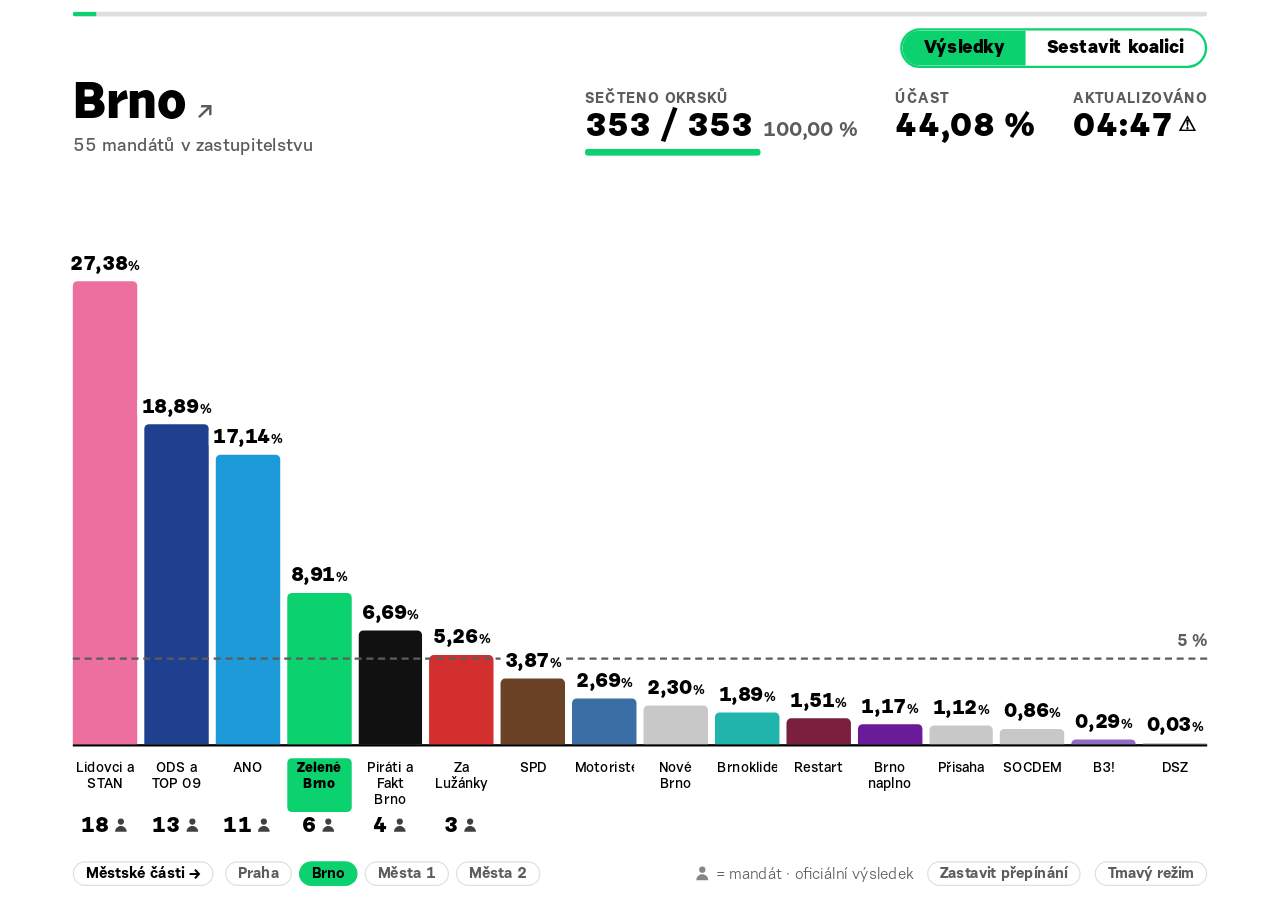
<file: index.html>
<!doctype html>
<html lang="cs" data-theme="light">
<head>
<meta charset="utf-8">
<meta name="viewport" content="width=device-width, initial-scale=1, viewport-fit=cover">
<title>Volby Brno 2026</title>
<script>
  try { document.documentElement.dataset.theme = localStorage.getItem("vv-theme") || "light"; } catch (e) {}
</script>
<script>document.write('<link rel="stylesheet" href="app.css?v=' + Date.now() + '">');</script>
</head>
<body>
<!-- Projektor 4:3 (≥ 700 px) -->
<div id="stage" class="stage">
  <div id="brnoRow" class="brno-row"></div>
  <div class="countdown"><div id="countdown"></div></div>
  <div class="main">
    <aside id="side" class="side"></aside>
    <div class="right">
      <div class="toolbar">
        <button id="allBtn" class="pill-toggle" type="button">Všechny strany</button>
        <div class="seg" role="tablist">
          <button type="button" data-view="res">Výsledky</button>
          <button type="button" data-view="coal">Sestavit koalici</button>
        </div>
      </div>
      <section id="detail" class="detail"></section>
    </div>
  </div>
  <footer class="foot">
    <div id="footLeft"></div>
    <div class="foot-right"><span id="seatNote"></span><button id="themeBtn" class="pill-small" type="button"></button></div>
  </footer>
</div>

<!-- Mobil (< 700 px) -->
<div id="mobile" class="mobile">
  <div class="m-bar">
    <div id="mChips" class="m-chips"></div>
    <button id="mTheme" class="pill-small" type="button"></button>
  </div>
  <div id="mUnits"></div>
  <div id="mSeatNote" class="m-note"></div>
</div>
<div id="mCoal" class="m-coal" hidden>
  <div class="m-coal-head"><button id="mCoalClose" class="pill-small" type="button">Zavřít</button></div>
  <div id="mCoalBody" class="m-coal-body"></div>
</div>

<script>
  // GitHub Pages posílá max-age=600 – přidáním času obejdeme mezipaměť, aby se změny projevily hned.
  (function () {
    var s = document.createElement("script");
    s.src = "app.js?v=" + Date.now(); document.body.appendChild(s);
  })();
</script>
</body>
</html>
</file>
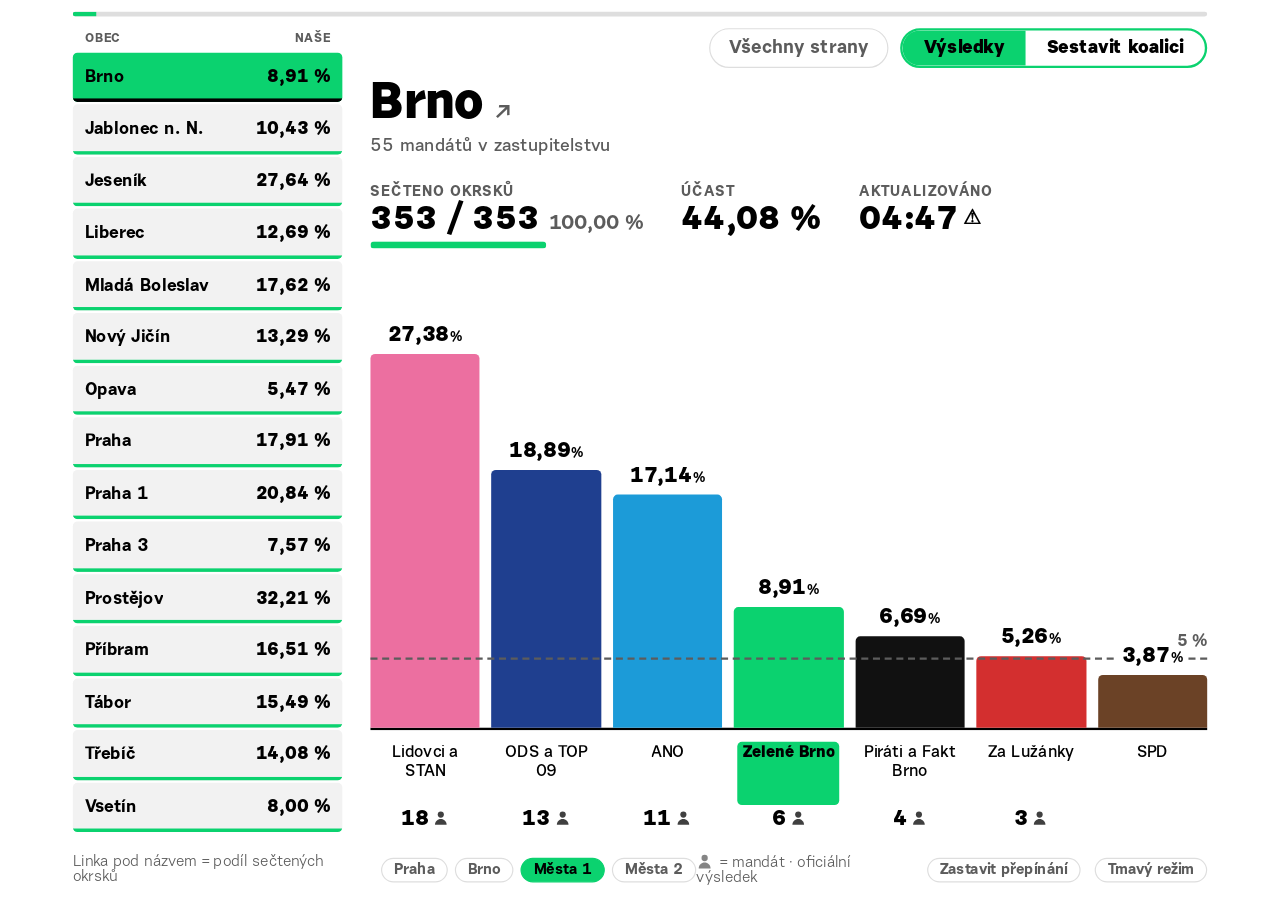
<file: mesta.html>
<!doctype html>
<html lang="cs" data-theme="light">
<head>
<meta charset="utf-8">
<meta name="viewport" content="width=device-width, initial-scale=1, viewport-fit=cover">
<title>Volby 2026 – města</title>
<script>
  try { document.documentElement.dataset.theme = localStorage.getItem("vv-theme") || "light"; } catch (e) {}
</script>
<script>document.write('<link rel="stylesheet" href="app.css?v=' + Date.now() + '">');</script>
</head>
<body data-config="config-mesta.json">
<!-- Projektor 4:3 (≥ 700 px) -->
<div id="stage" class="stage">
  <div id="brnoRow" class="brno-row"></div>
  <div class="countdown"><div id="countdown"></div></div>
  <div class="main">
    <aside id="side" class="side"></aside>
    <div class="right">
      <div class="toolbar">
        <button id="allBtn" class="pill-toggle" type="button">Všechny strany</button>
        <div class="seg" role="tablist">
          <button type="button" data-view="res">Výsledky</button>
          <button type="button" data-view="coal">Sestavit koalici</button>
        </div>
      </div>
      <section id="detail" class="detail"></section>
    </div>
  </div>
  <footer class="foot">
    <div id="footLeft"></div>
    <div class="foot-right"><span id="seatNote"></span><button id="themeBtn" class="pill-small" type="button"></button></div>
  </footer>
</div>

<!-- Mobil (< 700 px) -->
<div id="mobile" class="mobile">
  <div class="m-bar">
    <div id="mChips" class="m-chips"></div>
    <button id="mTheme" class="pill-small" type="button"></button>
  </div>
  <div id="mUnits"></div>
  <div id="mSeatNote" class="m-note"></div>
</div>
<div id="mCoal" class="m-coal" hidden>
  <div class="m-coal-head"><button id="mCoalClose" class="pill-small" type="button">Zavřít</button></div>
  <div id="mCoalBody" class="m-coal-body"></div>
</div>

<script>
  // GitHub Pages posílá max-age=600 – přidáním času obejdeme mezipaměť, aby se změny projevily hned.
  (function () {
    var s = document.createElement("script");
    s.src = "app.js?v=" + Date.now(); document.body.appendChild(s);
  })();
</script>
</body>
</html>
</file>
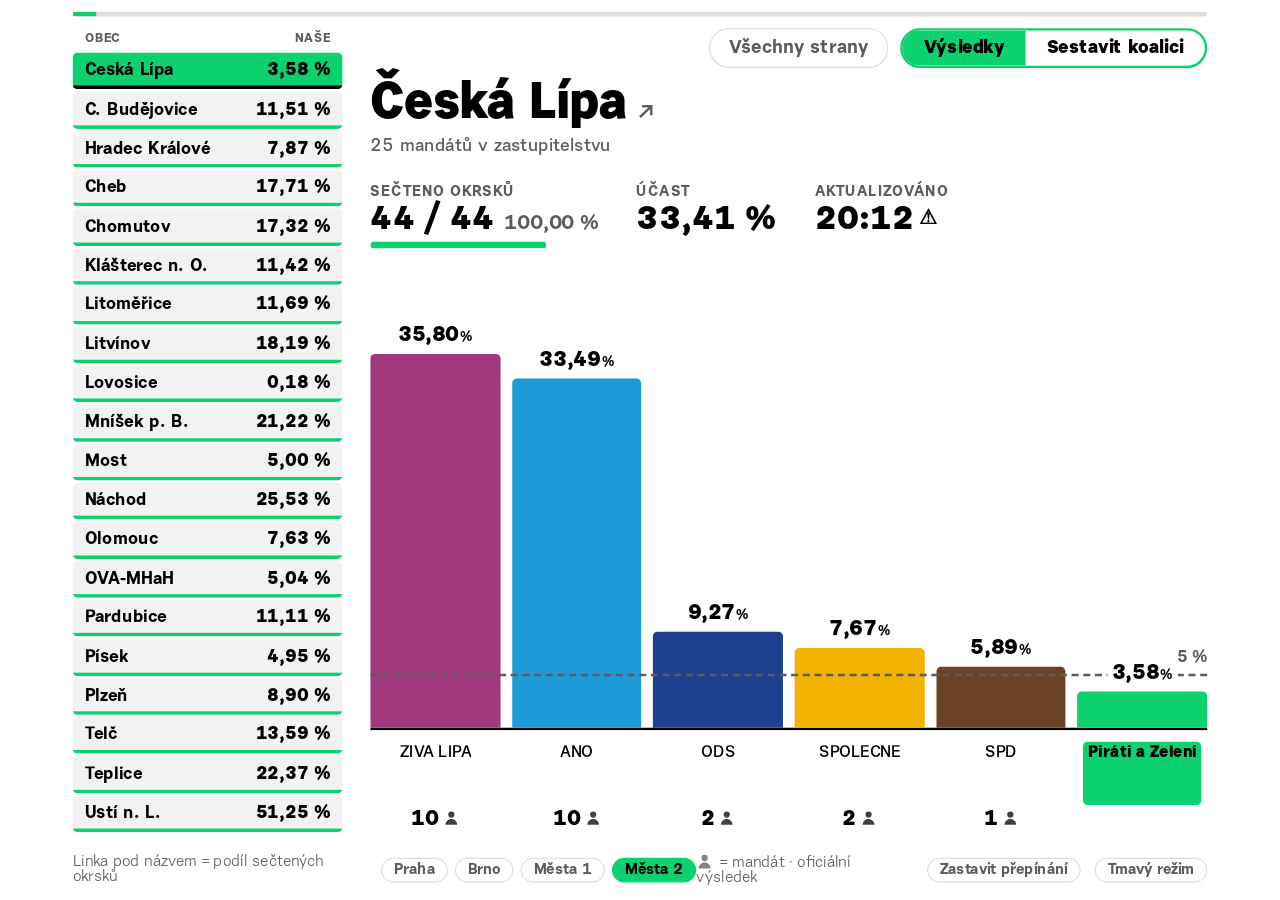
<file: mesta2.html>
<!doctype html>
<html lang="cs" data-theme="light">
<head>
<meta charset="utf-8">
<meta name="viewport" content="width=device-width, initial-scale=1, viewport-fit=cover">
<title>Volby 2026 – další města</title>
<script>
  try { document.documentElement.dataset.theme = localStorage.getItem("vv-theme") || "light"; } catch (e) {}
</script>
<script>document.write('<link rel="stylesheet" href="app.css?v=' + Date.now() + '">');</script>
</head>
<body data-config="config-mesta2.json">
<!-- Projektor 4:3 (≥ 700 px) -->
<div id="stage" class="stage">
  <div id="brnoRow" class="brno-row"></div>
  <div class="countdown"><div id="countdown"></div></div>
  <div class="main">
    <aside id="side" class="side"></aside>
    <div class="right">
      <div class="toolbar">
        <button id="allBtn" class="pill-toggle" type="button">Všechny strany</button>
        <div class="seg" role="tablist">
          <button type="button" data-view="res">Výsledky</button>
          <button type="button" data-view="coal">Sestavit koalici</button>
        </div>
      </div>
      <section id="detail" class="detail"></section>
    </div>
  </div>
  <footer class="foot">
    <div id="footLeft"></div>
    <div class="foot-right"><span id="seatNote"></span><button id="themeBtn" class="pill-small" type="button"></button></div>
  </footer>
</div>

<!-- Mobil (< 700 px) -->
<div id="mobile" class="mobile">
  <div class="m-bar">
    <div id="mChips" class="m-chips"></div>
    <button id="mTheme" class="pill-small" type="button"></button>
  </div>
  <div id="mUnits"></div>
  <div id="mSeatNote" class="m-note"></div>
</div>
<div id="mCoal" class="m-coal" hidden>
  <div class="m-coal-head"><button id="mCoalClose" class="pill-small" type="button">Zavřít</button></div>
  <div id="mCoalBody" class="m-coal-body"></div>
</div>

<script>
  // GitHub Pages posílá max-age=600 – přidáním času obejdeme mezipaměť, aby se změny projevily hned.
  (function () {
    var s = document.createElement("script");
    s.src = "app.js?v=" + Date.now(); document.body.appendChild(s);
  })();
</script>
</body>
</html>
</file>
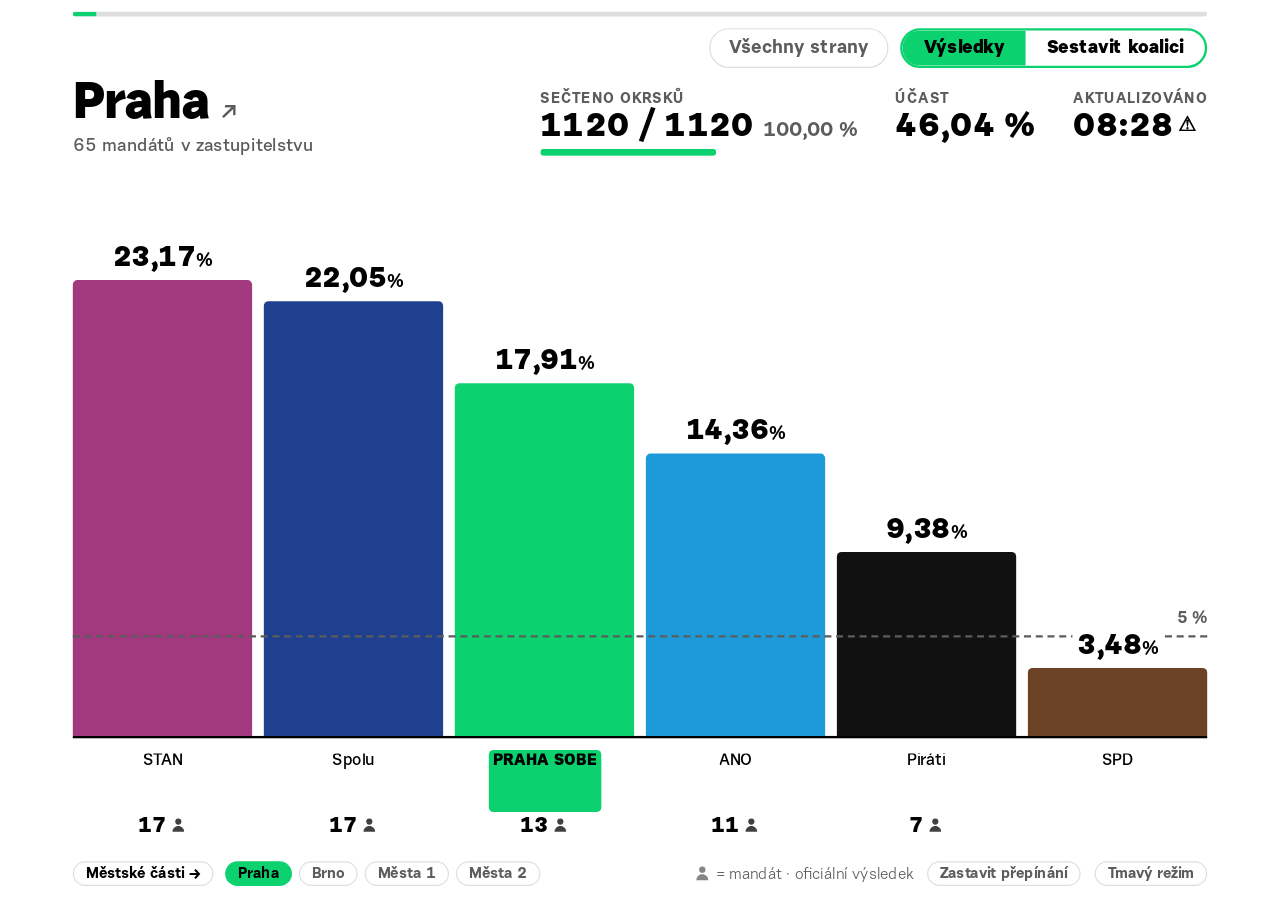
<file: praha.html>
<!doctype html>
<html lang="cs" data-theme="light">
<head>
<meta charset="utf-8">
<meta name="viewport" content="width=device-width, initial-scale=1, viewport-fit=cover">
<title>Volby Praha 2026</title>
<script>
  try { document.documentElement.dataset.theme = localStorage.getItem("vv-theme") || "light"; } catch (e) {}
</script>
<script>document.write('<link rel="stylesheet" href="app.css?v=' + Date.now() + '">');</script>
</head>
<body data-config="config-praha.json">
<!-- Projektor 4:3 (≥ 700 px) -->
<div id="stage" class="stage">
  <div id="brnoRow" class="brno-row"></div>
  <div class="countdown"><div id="countdown"></div></div>
  <div class="main">
    <aside id="side" class="side"></aside>
    <div class="right">
      <div class="toolbar">
        <button id="allBtn" class="pill-toggle" type="button">Všechny strany</button>
        <div class="seg" role="tablist">
          <button type="button" data-view="res">Výsledky</button>
          <button type="button" data-view="coal">Sestavit koalici</button>
        </div>
      </div>
      <section id="detail" class="detail"></section>
    </div>
  </div>
  <footer class="foot">
    <div id="footLeft"></div>
    <div class="foot-right"><span id="seatNote"></span><button id="themeBtn" class="pill-small" type="button"></button></div>
  </footer>
</div>

<!-- Mobil (< 700 px) -->
<div id="mobile" class="mobile">
  <div class="m-bar">
    <div id="mChips" class="m-chips"></div>
    <button id="mTheme" class="pill-small" type="button"></button>
  </div>
  <div id="mUnits"></div>
  <div id="mSeatNote" class="m-note"></div>
</div>
<div id="mCoal" class="m-coal" hidden>
  <div class="m-coal-head"><button id="mCoalClose" class="pill-small" type="button">Zavřít</button></div>
  <div id="mCoalBody" class="m-coal-body"></div>
</div>

<script>
  // GitHub Pages posílá max-age=600 – přidáním času obejdeme mezipaměť, aby se změny projevily hned.
  (function () {
    var s = document.createElement("script");
    s.src = "app.js?v=" + Date.now(); document.body.appendChild(s);
  })();
</script>
</body>
</html>
</file>
<file: app.css>
@font-face{font-family:"Urban Grotesk";src:url("fonts/Urban-Grotesk-Regular.otf");font-weight:400;font-display:swap}
@font-face{font-family:"Urban Grotesk";src:url("fonts/Urban-Grotesk-Medium.otf");font-weight:500;font-display:swap}
@font-face{font-family:"Urban Grotesk";src:url("fonts/Urban-Grotesk-Semibold.otf");font-weight:600;font-display:swap}
@font-face{font-family:"Urban Grotesk";src:url("fonts/Urban-Grotesk-Bold.otf");font-weight:700;font-display:swap}
@font-face{font-family:"Urban Grotesk";src:url("fonts/Urban-Grotesk-Black.otf");font-weight:800 900;font-display:swap}

:root{
  --bg:#000;--fg:#fff;--muted:#a3a3a3;--line:#2e2e2e;--soft:#151515;--grey:#5a5a5a;
  --accent:#0bd26f;--on-accent:#000;
  --font:"Urban Grotesk","Helvetica Neue",Arial,sans-serif;
  color-scheme:dark;
}
:root[data-theme="light"]{--bg:#fff;--fg:#000;--muted:#5c5c5c;--line:#dedede;--soft:#f2f2f2;--grey:#b5b5b5;color-scheme:light}

*{box-sizing:border-box}
html,body{margin:0;height:100%}
body{background:var(--bg);color:var(--fg);font-family:var(--font);font-variant-numeric:tabular-nums}
a{color:inherit;text-decoration:none}
a:hover{opacity:.75}
button{font:inherit;color:inherit;background:none;border:0;padding:0;cursor:pointer}
button:focus-visible,a:focus-visible{outline:2px solid var(--accent);outline-offset:2px}

/* ---------- projektor: plátno 1024×768, škálované v JS ---------- */
.stage{position:fixed;left:0;top:0;width:1024px;height:768px;transform-origin:0 0;padding:20px 28px 12px;display:flex;flex-direction:column;gap:18px;overflow:hidden}
.mobile,.m-coal{display:none}

.brno-row{display:flex;gap:14px;align-items:stretch;background:var(--soft);border-radius:8px;padding:14px 16px}
.brno-row[hidden]{display:none}
.brno-meta{display:flex;flex-direction:column;justify-content:space-between;gap:8px;min-width:150px}
.brno-meta a{font-size:30px;font-weight:900;line-height:1}
.brno-meta .rows{display:flex;flex-direction:column;gap:3px;font-size:14px;font-weight:600;color:var(--muted)}
.brno-meta b{color:var(--fg);font-weight:800}
.cells{flex:1;min-width:0;display:grid;grid-auto-flow:column;grid-auto-columns:minmax(0,1fr);gap:5px}
.cell{min-width:0;container-type:inline-size;display:flex;flex-direction:column;justify-content:space-between;gap:4px;padding:8px 5px;border-radius:6px;background:var(--bg);border-top:4px solid}
.cell.ours{background:var(--accent);color:var(--on-accent)}
.cell .n{font-size:clamp(12px,20cqw,14px);font-weight:700;line-height:1.15;height:2.3em}
.cell .n span{display:-webkit-box;-webkit-box-orient:vertical;-webkit-line-clamp:2;overflow:hidden;overflow-wrap:normal;word-break:normal}
.cell .p{font-size:clamp(16px,36cqw,22px);font-weight:900;line-height:1;white-space:nowrap;letter-spacing:-.02em}
.cell .p small,.col .pct small{font-size:.63em;font-weight:700;margin-left:1px}
.cell .s{font-size:14px;font-weight:700;min-height:1.2em}
.cells-note{grid-column:1/-1;align-self:center;color:var(--muted);font-size:14px;font-weight:600}

.countdown{height:4px;margin-top:-10px;background:var(--line);border-radius:2px;overflow:hidden}
.countdown div{height:100%;width:0;background:var(--accent)}

.right{flex:1;min-width:0;display:flex;flex-direction:column;gap:10px}
.toolbar{display:flex;justify-content:flex-end;align-items:center;gap:10px;margin-top:-4px}
.pill-toggle{white-space:nowrap;font-weight:700;border:1px solid var(--line);padding:8px 16px;border-radius:999px;font-size:16px;color:var(--muted)}
.pill-toggle.on{background:var(--accent);color:var(--on-accent);border-color:var(--accent)}
.pill-toggle[hidden]{display:none}
.seg{display:flex;border:2px solid var(--accent);border-radius:999px;overflow:hidden;font-weight:800;font-size:16px}
.seg button{white-space:nowrap;padding:7px 18px}
.seg button.on{background:var(--accent);color:var(--on-accent)}

.main{flex:1;min-height:0;display:flex;gap:24px;margin-top:-4px}
.side{width:230px;flex-shrink:0;display:flex;flex-direction:column;gap:2px}
.side[hidden]{display:none}
.side-head{display:flex;justify-content:space-between;font-size:11px;font-weight:700;letter-spacing:.06em;text-transform:uppercase;color:var(--muted);padding:0 10px 4px}
.side-row{position:relative;flex:1;min-height:0;display:flex;align-items:center;justify-content:space-between;gap:8px;padding:0 10px;border-radius:4px;background:var(--soft);overflow:hidden;text-align:left}
.side-row .nm{font-size:15px;font-weight:700;white-space:nowrap;overflow:hidden;text-overflow:ellipsis}
.side-row .v{font-size:15px;font-weight:800;white-space:nowrap}
.side-row .prog{position:absolute;left:0;bottom:0;height:3px;background:var(--accent)}
.side-row.on{background:var(--accent);color:var(--on-accent)}
.side-row.on .prog{background:#000}

.detail{flex:1;min-width:0;min-height:0;display:flex;flex-direction:column;gap:20px}

/* hlavička celku */
.dhead{display:flex;align-items:flex-end;justify-content:space-between;gap:24px;flex-wrap:wrap}
.dname{font-size:44px;font-weight:900;line-height:1;letter-spacing:-.01em;display:flex;align-items:baseline;gap:10px}
.dtitle{display:flex;flex-direction:column;gap:6px}
.dseats{font-size:15px;font-weight:600;color:var(--muted)}
.dname span{font-size:22px;font-weight:600;color:var(--muted)}
.metrics{display:flex;gap:32px;align-items:flex-end}
.metric{display:flex;flex-direction:column;gap:4px}
.lbl{font-size:13px;font-weight:700;letter-spacing:.06em;text-transform:uppercase;color:var(--muted)}
.metric .val{font-size:28px;font-weight:800;line-height:1}
.metric .pad{padding-bottom:10px}
.metric .row{display:flex;align-items:baseline;gap:8px;line-height:1}
.metric .sub{font-size:17px;font-weight:700;color:var(--muted)}
.metric .warn{font-size:.6em;margin-left:4px;vertical-align:.25em}
.bar6{height:6px;width:150px;background:var(--line);border-radius:3px;overflow:hidden}
.bar6 div{height:100%;background:var(--accent)}

/* sloupcový graf */
.chart{flex:1;min-height:0;display:flex;flex-direction:column;gap:10px}
.ref-note{font-size:15px;font-weight:700;color:var(--muted);margin-bottom:-4px}
.ref-note b{color:var(--fg)}
.plot{flex:1;min-height:0;position:relative;display:flex;gap:10px;container-type:inline-size;align-items:stretch;border-bottom:2px solid var(--fg)}
.five{position:absolute;left:0;right:0;border-top:2px dashed var(--muted);pointer-events:none;z-index:1}
.five span{position:absolute;right:0;top:-22px;font-size:14px;font-weight:700;color:var(--muted);background:var(--bg);padding-left:6px}
.col{flex:1;min-width:0;display:flex;flex-direction:column;justify-content:flex-end}
.col .pct{font-size:clamp(15px,2.5cqw,26px);font-weight:800;text-align:center;margin-bottom:6px;white-space:nowrap;letter-spacing:-.02em;position:relative;z-index:2;align-self:center;background:var(--bg);padding:0 4px;border-radius:3px}
.dense .col .pct{font-size:clamp(13px,1.75cqw,22px)}
.col .bar{height:0;border-radius:4px 4px 0 0;transition:height .6s ease}
.labels{display:flex;gap:10px;align-items:flex-start}
.lab{flex:1;min-width:0;display:flex;flex-direction:column;align-items:center;gap:4px;text-align:center}
.lab .n{display:flex;align-items:flex-start;justify-content:center;max-width:100%;height:calc(3 * 1.12em + 6px);padding:3px 4px;font-size:14px;font-weight:600;line-height:1.12}
.lab .n span{display:-webkit-box;-webkit-box-orient:vertical;-webkit-line-clamp:3;overflow:hidden;overflow-wrap:normal;word-break:normal;hyphens:manual}
.lab .n.ours{font-weight:800;background:var(--accent);color:var(--on-accent);border-radius:4px}
.dense .lab .n{font-size:12px;line-height:1.12;height:calc(3 * 1.12em + 6px);padding:3px 2px}
.dense .lab .n span{-webkit-line-clamp:3}
.lab .s{font-size:18px;font-weight:800;white-space:nowrap;line-height:1.1;min-height:1.1em}
.dense .lab .s{font-size:18px}
.dense .labels,.dense .plot{gap:6px}

.empty{flex:1;min-height:0;display:flex;flex-direction:column;align-items:center;justify-content:center;gap:8px;border:2px dashed var(--line);border-radius:8px}
.empty b{font-size:36px;font-weight:800}
.empty span{font-size:18px;color:var(--muted)}

/* koalice */
.coal{height:100%;display:flex;flex-direction:column;gap:20px}
.coal-head{display:flex;align-items:flex-end;justify-content:space-between;gap:16px;flex-wrap:wrap}
.coal-head .nm{font-size:40px;font-weight:900;line-height:1;margin-top:6px}
.coal-head .tot{font-size:16px;font-weight:600;color:var(--muted)}
.coal-sum{display:flex;align-items:center;gap:16px;flex-wrap:wrap;font-size:18px}
.coal-sum .n{font-weight:900}
.coal-sum .of{font-weight:700;color:var(--muted)}
.status{font-weight:800;padding:5px 12px;border-radius:999px;background:var(--soft)}
.status.ok{background:var(--accent);color:var(--on-accent)}
.reset{margin-left:auto;font-size:14px;font-weight:700;color:var(--muted);border:1px solid var(--line);padding:5px 12px;border-radius:999px}
.coal-bar{position:relative;height:72px;background:var(--soft);border-radius:4px;display:flex;margin-bottom:24px}
.seg-c{height:100%;display:flex;align-items:center;justify-content:center;font-size:28px;font-weight:900;border-right:2px solid var(--bg);overflow:hidden;transition:width .3s ease}
.maj-line{position:absolute;top:-8px;bottom:-8px;border-left:3px solid var(--fg)}
.maj-lbl{position:absolute;top:84px;transform:translateX(-50%);font-size:14px;font-weight:700;white-space:nowrap}
.cards{display:grid;grid-template-columns:repeat(auto-fill,minmax(150px,1fr));gap:8px;align-content:start}
.card{display:flex;flex-direction:column;gap:6px;padding:0 0 10px;border-radius:6px;overflow:hidden;border:2px solid var(--line);text-align:left}
.card:active{transform:scale(.97)}
.card.on{background:var(--soft);border-color:var(--fg)}
.card.on.ours{border-color:var(--accent)}
.card .top{height:6px}
.card .n{padding:0 12px;font-size:15px;font-weight:700;line-height:1.15;min-height:35px}
.card .r{padding:0 12px;display:flex;align-items:baseline;justify-content:space-between;gap:6px}
.card .s{font-size:24px;font-weight:900}
.card .a{font-size:13px;font-weight:700}
.card .a.add-ours{color:var(--accent)}
.card.on .a{color:var(--muted)}
.coal .empty b{font-size:24px}

.foot{display:flex;justify-content:space-between;align-items:center;font-size:13px;color:var(--muted)}
.foot b{color:var(--fg);font-weight:700;white-space:nowrap}
#footLeft{display:flex;gap:10px;align-items:center}
.foot-right{display:flex;gap:12px;align-items:center}
.pill-small{font-weight:700;border:1px solid var(--line);padding:3px 10px;border-radius:999px;white-space:nowrap;color:inherit}
.foot .pill-small.fg{color:var(--fg)}

/* ---------- mobil ---------- */
@media (max-width:699px){
  .stage{display:none}
  .mobile{display:block;padding-bottom:32px}
  .m-bar{position:sticky;top:0;z-index:5;display:flex;align-items:center;gap:8px;padding:8px 16px;padding-top:calc(8px + env(safe-area-inset-top,0px));background:var(--bg);border-bottom:1px solid var(--line)}
  .m-chips{flex:1;min-width:0;display:flex;gap:6px;overflow-x:auto;scrollbar-width:none}
  .m-chips::-webkit-scrollbar{display:none}
  .m-chips a{flex:none;display:flex;align-items:center;min-height:44px;padding:0 14px;border-radius:999px;background:var(--soft);font-weight:700;font-size:15px;white-space:nowrap}
  .m-bar .pill-small{min-height:44px;padding:0 12px}
  .m-unit{padding:20px 16px 8px;border-bottom:1px solid var(--line);scroll-margin-top:64px}
  .m-unit h2{margin:0;font-size:30px;font-weight:900;line-height:1.05}
  .m-unit h2 span{font-size:18px;color:var(--muted);font-weight:600}
  .m-meta{display:flex;flex-wrap:wrap;gap:4px 16px;margin:8px 0 12px;font-size:14px;font-weight:600;color:var(--muted)}
  .m-meta b{color:var(--fg);font-weight:800}
  .m-prog{height:4px;background:var(--line);border-radius:2px;overflow:hidden;margin-bottom:14px}
  .m-prog div{height:100%;background:var(--accent)}
  .hbars{display:flex;flex-direction:column;gap:10px}
  .hrow{display:grid;grid-template-columns:minmax(0,1fr) auto;gap:2px 10px;align-items:center}
  .hrow .n{font-size:15px;font-weight:600;line-height:1.2;min-width:0;overflow-wrap:anywhere}
  .hrow .n.ours{font-weight:800}
  .hrow .n.ours::before{content:"";display:inline-block;width:10px;height:10px;border-radius:2px;background:var(--accent);margin-right:6px}
  .hrow .v{font-size:16px;font-weight:800;text-align:right;white-space:nowrap}
  .hrow .v small{font-weight:600;color:var(--muted);font-size:13px;margin-left:6px}
  .hrow .track{grid-column:1/-1;height:12px;background:var(--soft);border-radius:0 3px 3px 0;position:relative}
  .hrow .track div{height:100%;border-radius:0 3px 3px 0;transition:width .6s ease}
  .hrow .track .f5{position:absolute;top:-3px;bottom:-3px;border-left:2px dashed var(--muted)}
  .m-actions{display:flex;gap:8px;flex-wrap:wrap;margin:14px 0 8px}
  .m-actions button{min-height:44px;padding:0 16px;border-radius:999px;font-weight:800;font-size:15px;border:2px solid var(--accent)}
  .m-actions button.sec{border:1px solid var(--line);font-weight:700;color:var(--muted)}
  .m-empty{border:2px dashed var(--line);border-radius:8px;padding:24px;text-align:center}
  .m-empty b{display:block;font-size:22px}
  .m-empty span{color:var(--muted)}
  .m-note{padding:16px;font-size:13px;color:var(--muted)}
  .m-coal{position:fixed;inset:0;z-index:10;background:var(--bg);display:flex;flex-direction:column;overflow:auto}
  .m-coal[hidden]{display:none}
  .m-coal-head{display:flex;justify-content:flex-end;padding:12px 16px;padding-top:calc(12px + env(safe-area-inset-top,0px))}
  .m-coal-head .pill-small{min-height:44px;padding:0 16px}
  .m-coal-body{padding:0 16px 32px}
  .m-coal-body .coal{height:auto}
  .m-coal-body .coal-head .nm{font-size:30px}
  .m-coal-body .seg-c{font-size:20px}
  .m-coal-body .cards{grid-template-columns:repeat(auto-fill,minmax(140px,1fr))}
  .m-coal-body .card{min-height:44px}
  .m-coal-body .reset{min-height:44px}
}
@media (prefers-reduced-motion:reduce){.col .bar,.seg-c,.hrow .track div{transition:none}}

/* ikona mandátu */
.seat{width:.78em;height:.78em;margin-left:.18em;vertical-align:-.06em;fill:currentColor;opacity:.75;flex:none}
.foot .seat,.m-note .seat{width:1.1em;height:1.1em;vertical-align:-.2em;margin:0 .15em 0 0}

/* odkazy mezi stránkami */
.pages{display:flex;gap:6px;align-items:center}
.pages .on{background:var(--accent);color:var(--on-accent);border-color:var(--accent)}
.m-note .pages{margin-top:12px;flex-wrap:wrap}
.m-note .pages > *{min-height:44px;display:flex;align-items:center;padding:0 14px}
</file>
